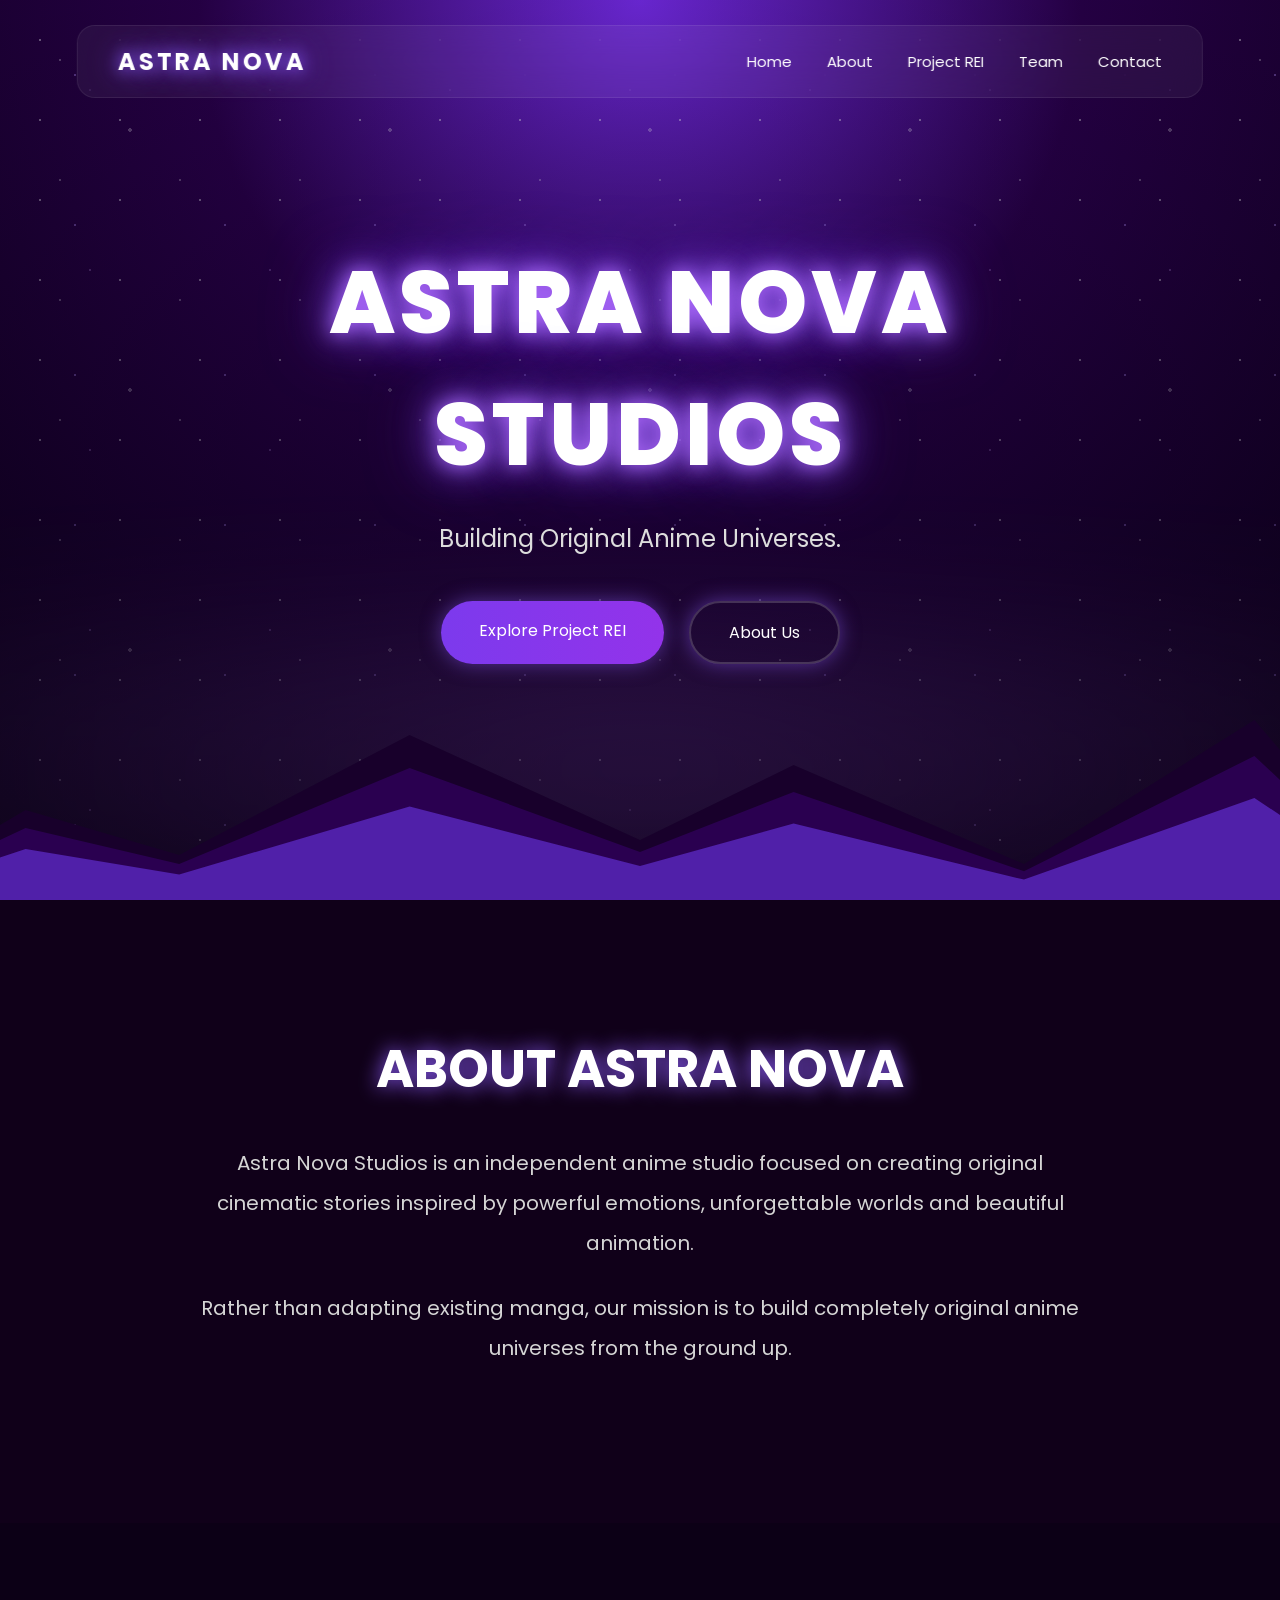
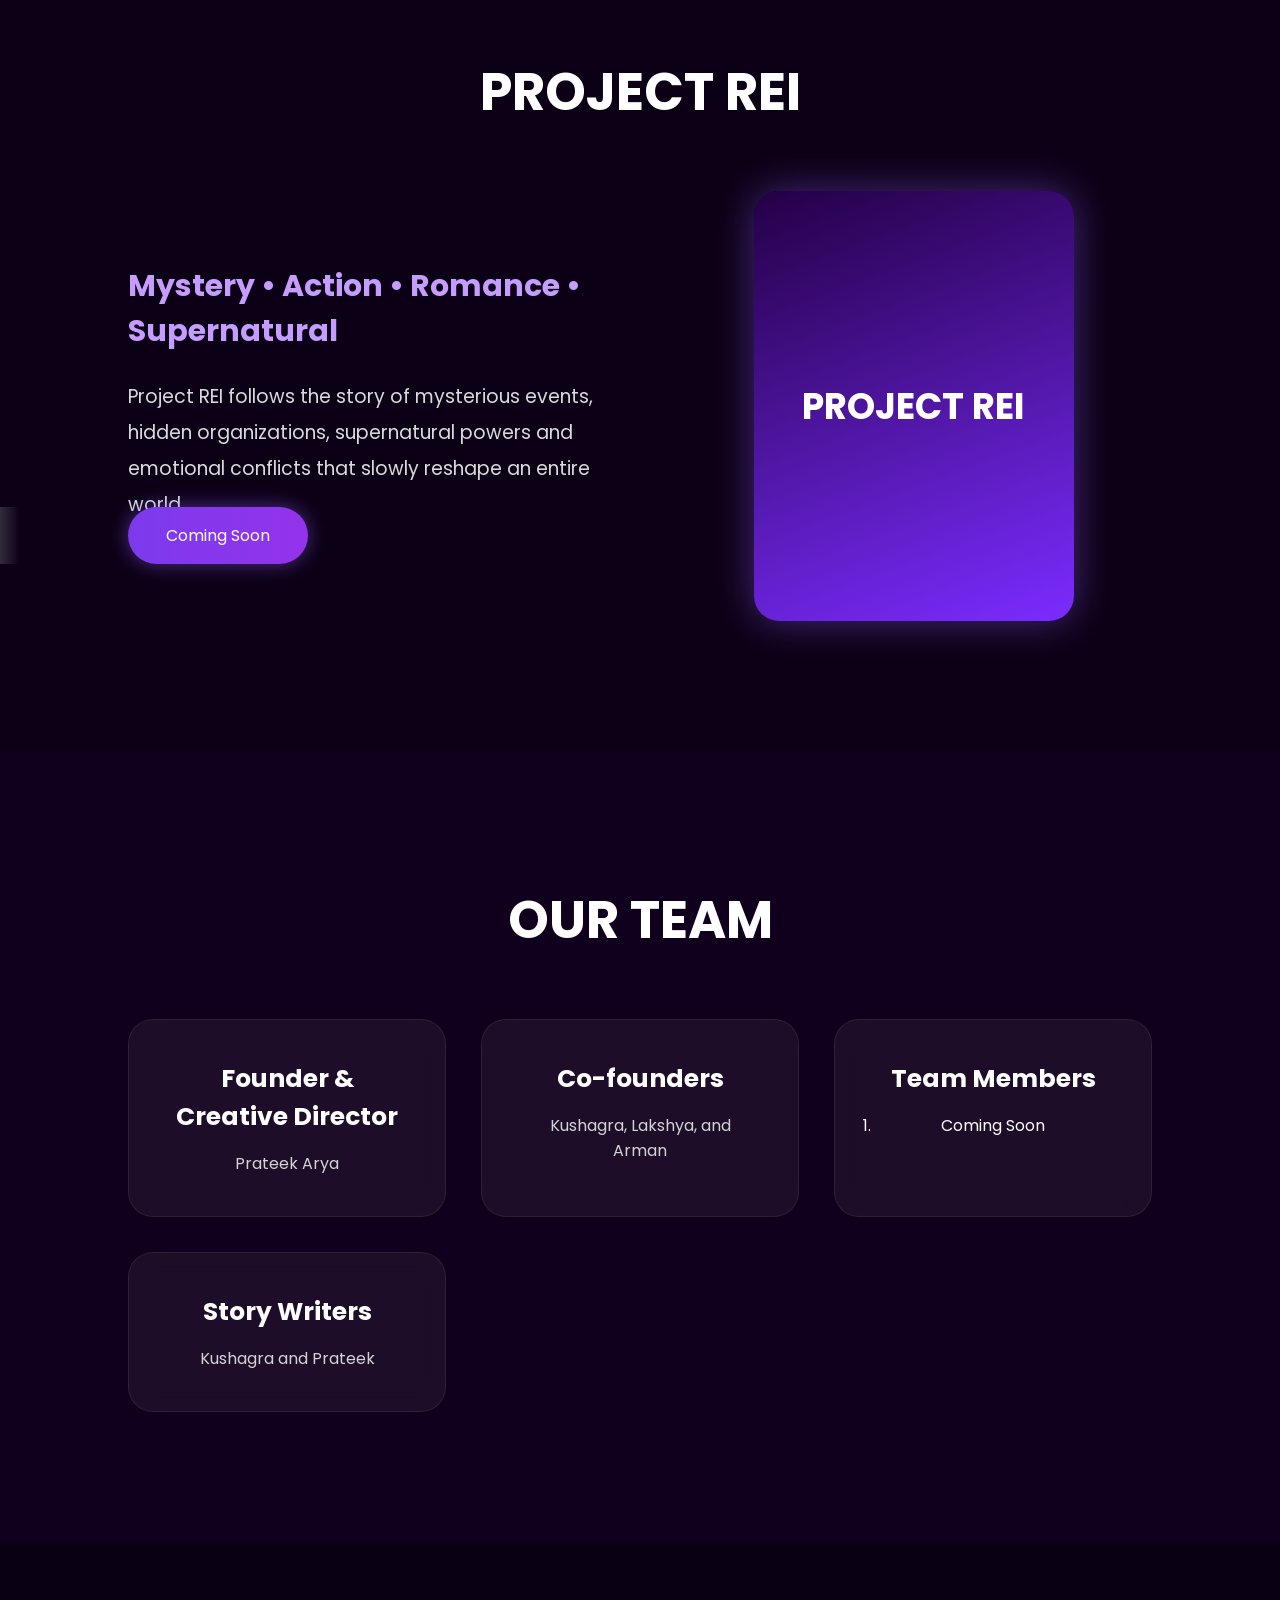
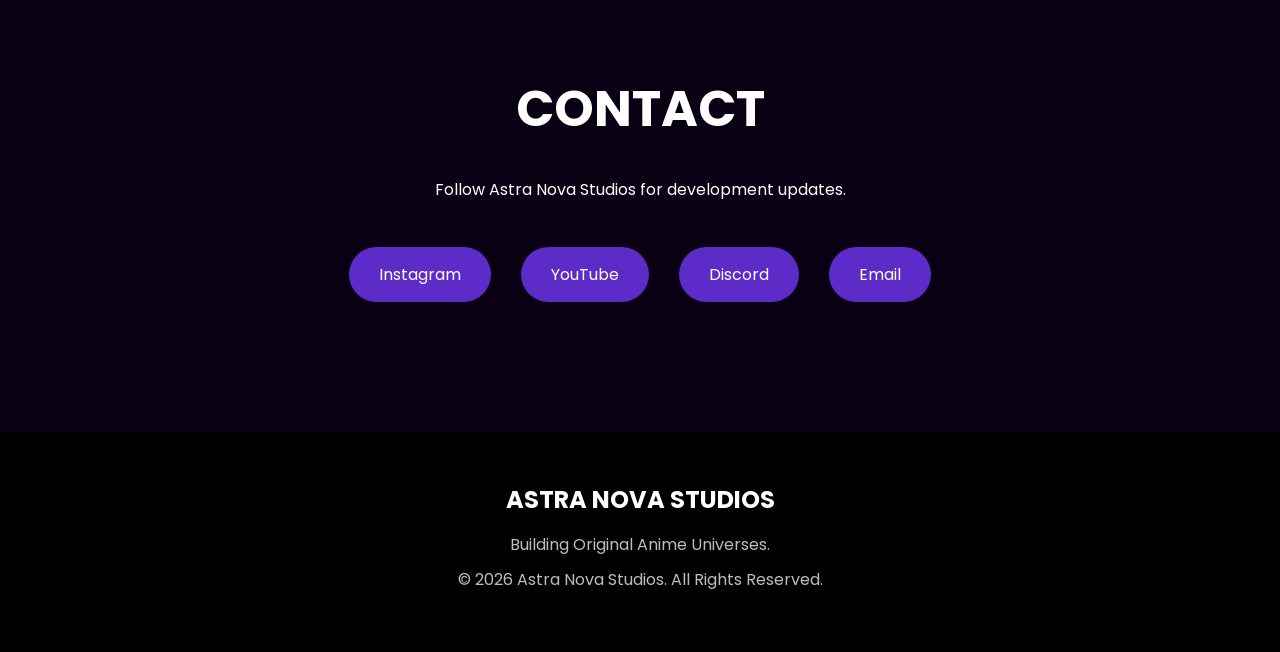
<file: index.html>
<!DOCTYPE html>
<html lang="en">

<head>

    <meta charset="UTF-8">

    <meta name="viewport" content="width=device-width, initial-scale=1.0">

    <title>Astra Nova Studios</title>

    <meta
        name="description"
        content="Astra Nova Studios is an independent anime studio building original anime universes, including Project REI."
    >

    <meta
        name="keywords"
        content="Astra Nova Studios, Anime Studio, Original Anime, Project REI, Mystery Anime, Supernatural Anime, Romance Anime, Indie Anime Studio"
    >

    <meta name="author" content="Prateek Arya">

    <meta name="robots" content="index, follow">

    <meta name="theme-color" content="#6C2BD9">

    <!-- Canonical URL -->
    <link
        rel="canonical"
        href="https://astranovastudiox-bit.github.io/Astra-Nova-Studios/"
    >

    <!-- ================= OPEN GRAPH ================= -->

    <meta property="og:title" content="Astra Nova Studios">

    <meta
        property="og:description"
        content="Building Original Anime Universes."
    >

    <meta property="og:type" content="website">

    <meta
        property="og:url"
        content="https://astranovastudiox-bit.github.io/Astra-Nova-Studios/"
    >

    <meta
        property="og:site_name"
        content="Astra Nova Studios"
    >

    <meta
        property="og:image"
        content="https://astranovastudiox-bit.github.io/Astra-Nova-Studios/favicon.png"
    >

    <!-- ================= TWITTER / X ================= -->

    <meta
        name="twitter:card"
        content="summary_large_image"
    >

    <meta
        name="twitter:title"
        content="Astra Nova Studios"
    >

    <meta
        name="twitter:description"
        content="Building Original Anime Universes."
    >

    <meta
        name="twitter:image"
        content="https://astranovastudiox-bit.github.io/Astra-Nova-Studios/favicon.png"
    >

    <!-- ================= FAVICON ================= -->

    <link
        rel="icon"
        type="image/png"
        href="favicon.png"
    >

    <!-- ================= GOOGLE SITE NAME ================= -->

    <script type="application/ld+json">
    {
        "@context": "https://schema.org",
        "@type": "WebSite",
        "name": "Astra Nova Studios",
        "alternateName": "Astra Nova",
        "url": "https://astranovastudiox-bit.github.io/Astra-Nova-Studios/"
    }
    </script>

    <!-- ================= ORGANIZATION ================= -->

    <script type="application/ld+json">
    {
        "@context": "https://schema.org",
        "@type": "Organization",
        "name": "Astra Nova Studios",
        "url": "https://astranovastudiox-bit.github.io/Astra-Nova-Studios/",
        "logo": "https://astranovastudiox-bit.github.io/Astra-Nova-Studios/favicon.png",
        "description": "Astra Nova Studios is an independent anime studio focused on creating original cinematic stories and anime universes."
    }
    </script>

    <!-- ================= FONTS ================= -->

    <link
        rel="preconnect"
        href="https://fonts.googleapis.com"
    >

    <link
        rel="preconnect"
        href="https://fonts.gstatic.com"
        crossorigin
    >

    <link
        href="https://fonts.googleapis.com/css2?family=Poppins:wght@300;400;500;600;700;800&display=swap"
        rel="stylesheet"
    >

    <!-- ================= CSS ================= -->

    <link
        rel="stylesheet"
        href="style.css"
    >

</head>


<body>

    <!-- ================= NAVBAR ================= -->

    <header>

        <div class="logo">
            ASTRA NOVA
        </div>

        <nav>

            <a href="#home">
                Home
            </a>

            <a href="#about">
                About
            </a>

            <a href="#project">
                Project REI
            </a>

            <a href="#team">
                Team
            </a>

            <a href="#contact">
                Contact
            </a>

        </nav>

    </header>


    <!-- ================= HERO ================= -->

    <section
        class="hero"
        id="home"
    >

        <div class="stars"></div>

        <div class="fog"></div>

        <div class="overlay"></div>


        <div class="hero-content">

            <h1>
                ASTRA NOVA STUDIOS
            </h1>

            <p>
                Building Original Anime Universes.
            </p>


            <div class="hero-buttons">

                <a
                    href="#project"
                    class="btn"
                >
                    Explore Project REI
                </a>

                <a
                    href="#about"
                    class="btn secondary"
                >
                    About Us
                </a>

            </div>

        </div>


        <div class="mountains">

            <div class="mountain layer1"></div>

            <div class="mountain layer2"></div>

            <div class="mountain layer3"></div>

        </div>

    </section>


    <!-- ================= ABOUT ================= -->

    <section
        class="about"
        id="about"
    >

        <div class="container">

            <h2>
                ABOUT ASTRA NOVA
            </h2>


            <p>
                Astra Nova Studios is an independent anime studio focused on creating original cinematic stories inspired by powerful emotions, unforgettable worlds and beautiful animation.
            </p>


            <p>
                Rather than adapting existing manga, our mission is to build completely original anime universes from the ground up.
            </p>

        </div>

    </section>


    <!-- ================= PROJECT ================= -->

    <section
        class="project"
        id="project"
    >

        <div class="container">

            <h2>
                PROJECT REI
            </h2>


            <div class="project-card">


                <div class="project-left">

                    <h3>
                        Mystery • Action • Romance • Supernatural
                    </h3>


                    <p>
                        Project REI follows the story of mysterious events, hidden organizations, supernatural powers and emotional conflicts that slowly reshape an entire world.
                    </p>


                    <a
                        href="#"
                        class="btn"
                    >
                        Coming Soon
                    </a>

                </div>


                <div class="project-right">

                    <div class="poster">
                        PROJECT REI
                    </div>

                </div>


            </div>

        </div>

    </section>


    <!-- ================= TEAM ================= -->

    <section
        class="team"
        id="team"
    >

        <div class="container">

            <h2>
                OUR TEAM
            </h2>


            <div class="team-grid">


                <div class="team-card">

                    <h3>
                        Founder &amp; Creative Director
                    </h3>

                    <p>
                        Prateek Arya
                    </p>

                </div>


                <div class="team-card">

                    <h3>
                        Co-founders
                    </h3>

                    <p>
                        Kushagra, Lakshya, and Arman
                    </p>

                </div>


                <div class="team-card">

                    <h3>
                        Team Members
                    </h3>

                    <ol class="team-list">

                        <li>
                            Coming Soon
                        </li>

                    </ol>

                </div>


                <div class="team-card">

                    <h3>
                        Story Writers
                    </h3>

                    <p>
                        Kushagra and Prateek
                    </p>

                </div>


            </div>

        </div>

    </section>


    <!-- ================= CONTACT ================= -->

    <section
        class="contact"
        id="contact"
    >

        <div class="container">

            <h2>
                CONTACT
            </h2>


            <p>
                Follow Astra Nova Studios for development updates.
            </p>


            <div class="socials">


                <a
                    href="https://instagram.com/astranova.studiox"
                    target="_blank"
                    rel="noopener noreferrer"
                >
                    Instagram
                </a>


                <a
                    href="https://www.youtube.com/channel/UC3a_Qub91dPIIhPHrCw7Vzg"
                    target="_blank"
                    rel="noopener noreferrer"
                >
                    YouTube
                </a>


                <a href="#">
                    Discord
                </a>


                <a href="mailto:astranovastudiox@gmail.com">
                    Email
                </a>


            </div>

        </div>

    </section>


    <!-- ================= FOOTER ================= -->

    <footer>

        <div class="footer-content">

            <h2>
                ASTRA NOVA STUDIOS
            </h2>


            <p>
                Building Original Anime Universes.
            </p>


            <p>
                © 2026 Astra Nova Studios. All Rights Reserved.
            </p>

        </div>

    </footer>


    <!-- ================= JAVASCRIPT ================= -->

    <script src="script.js"></script>

</body>

</html>
</file>
<file: style.css>
/* ===========================
   RESET
=========================== */

*{
    margin:0;
    padding:0;
    box-sizing:border-box;
}

html{
    scroll-behavior:smooth;
}

body{

    font-family:'Poppins',sans-serif;

    background:#070012;

    color:white;

    overflow-x:hidden;

}

/* ===========================
   NAVBAR
=========================== */

header{

    position:fixed;

    top:25px;

    left:50%;

    transform:translateX(-50%);

    width:88%;

    padding:18px 40px;

    display:flex;

    justify-content:space-between;

    align-items:center;

    border-radius:18px;

    background:rgba(255,255,255,.05);

    backdrop-filter:blur(16px);

    border:1px solid rgba(255,255,255,.08);

    z-index:999;

    transition:.4s;

}

.logo{

    font-size:24px;

    font-weight:700;

    letter-spacing:3px;

    color:white;

    text-shadow:
    0 0 15px #8b5cf6,
    0 0 30px #8b5cf6;

}

nav{

    display:flex;

    gap:35px;

}

nav a{

    text-decoration:none;

    color:white;

    font-size:15px;

    transition:.35s;

}

nav a:hover{

    color:#bb86fc;

    text-shadow:0 0 15px #9f5fff;

}

/* ===========================
   HERO
=========================== */

.hero{

    position:relative;

    width:100%;

    height:100vh;

    display:flex;

    justify-content:center;

    align-items:center;

    overflow:hidden;

    background:
    radial-gradient(circle at top,
    #6d28d9 0%,
    #260046 40%,
    #090014 100%);

}

.hero-content{

    position:relative;

    z-index:20;

    text-align:center;

}

.hero-content h1{

    font-size:88px;

    font-weight:800;

    letter-spacing:4px;

    text-shadow:

    0 0 20px #b06cff,

    0 0 40px #8b5cf6,

    0 0 70px #5b21b6;

}

.hero-content p{

    margin-top:20px;

    font-size:24px;

    color:#ddd;

}

.hero-buttons{

    margin-top:45px;

    display:flex;

    justify-content:center;

    gap:25px;

}

/* ===========================
   BUTTONS
=========================== */

.btn{

    text-decoration:none;

    color:white;

    padding:17px 38px;

    border-radius:50px;

    background:

    linear-gradient(90deg,#7c3aed,#9333ea);

    transition:.35s;

    box-shadow:

    0 0 20px rgba(139,92,246,.5);

}

.btn:hover{

    transform:translateY(-6px);

    box-shadow:

    0 0 40px #8b5cf6;

}

.secondary{

    background:transparent;

    border:2px solid rgba(255,255,255,.18);

}

/* ===========================
   SKY
=========================== */

.stars{

    position:absolute;

    width:100%;

    height:100%;

    background-image:

    radial-gradient(white 1px,transparent 1px),

    radial-gradient(#b794ff 1px,transparent 1px);

    background-size:

    80px 80px,

    150px 150px;

    opacity:.35;

    animation:starsMove 120s linear infinite;

}

.overlay{

    position:absolute;

    inset:0;

    background:

    linear-gradient(

    rgba(0,0,0,.05),

    rgba(9,0,20,.55)

    );

}

@keyframes starsMove{

    from{

        transform:translateY(0);

    }

    to{

        transform:translateY(350px);

    }

}/* ===========================
   MOUNTAINS
=========================== */

.mountains{

    position:absolute;

    bottom:0;

    width:100%;

    height:320px;

    overflow:hidden;

    z-index:5;

}

.mountain{

    position:absolute;

    bottom:0;

    width:120%;

    left:-10%;

    clip-path:polygon(
    0% 100%,
    10% 70%,
    20% 85%,
    35% 45%,
    50% 80%,
    60% 55%,
    75% 88%,
    90% 40%,
    100% 100%
    );

}

.layer1{

    height:300px;

    background:#18002b;

}

.layer2{

    height:240px;

    background:#2d0055;

    opacity:.9;

}

.layer3{

    height:170px;

    background:#5d2bc7;

    opacity:.75;

}

/* ===========================
   FOG
=========================== */

.fog{

    position:absolute;

    bottom:0;

    width:220%;

    height:260px;

    left:-60%;

    background:

    radial-gradient(circle,
    rgba(190,120,255,.25),
    transparent 70%);

    filter:blur(70px);

    animation:fogMove 28s linear infinite;

}

@keyframes fogMove{

    from{

        transform:translateX(0);

    }

    to{

        transform:translateX(250px);

    }

}

/* ===========================
   COMMON SECTION
=========================== */

section{

    position:relative;

    padding:130px 10%;

}

.container{

    width:100%;

    max-width:1200px;

    margin:auto;

}

/* ===========================
   ABOUT
=========================== */

.about{

    background:#100019;

    text-align:center;

}

.about h2{

    font-size:52px;

    margin-bottom:35px;

    text-shadow:

    0 0 20px #8b5cf6;

}

.about p{

    font-size:20px;

    line-height:2;

    color:#d5d5d5;

    max-width:900px;

    margin:25px auto;

}

/* ===========================
   PROJECT
=========================== */

.project{

    background:#0c0016;

}

.project h2{

    text-align:center;

    font-size:52px;

    margin-bottom:60px;

}

.project-card{

    display:flex;

    justify-content:space-between;

    align-items:center;

    gap:70px;

    flex-wrap:wrap;

}

.project-left{

    flex:1;

}

.project-left h3{

    font-size:30px;

    margin-bottom:25px;

    color:#c49dff;

}

.project-left p{

    font-size:19px;

    line-height:1.9;

    color:#d9d9d9;

}

.project-right{

    flex:1;

    display:flex;

    justify-content:center;

}

.poster{

    width:320px;

    height:430px;

    border-radius:25px;

    display:flex;

    justify-content:center;

    align-items:center;

    font-size:36px;

    font-weight:700;

    background:

    linear-gradient(160deg,
    #240046,
    #7b2cff);

    box-shadow:

    0 0 40px rgba(139,92,246,.45);

}

/* ===========================
   TEAM
=========================== */

.team{

    background:#11001d;

}

.team h2{

    text-align:center;

    font-size:52px;

    margin-bottom:60px;

}

.team-grid{

    display:grid;

    grid-template-columns:
    repeat(auto-fit,minmax(240px,1fr));

    gap:35px;

}

.team-card{

    padding:40px;

    border-radius:25px;

    text-align:center;

    background:rgba(255,255,255,.05);

    backdrop-filter:blur(15px);

    border:1px solid rgba(255,255,255,.08);

    transition:.35s;

}

.team-card:hover{

    transform:translateY(-12px);

    box-shadow:

    0 0 35px rgba(139,92,246,.45);

}

.team-card h3{

    margin-bottom:15px;

    font-size:25px;

}

.team-card p{

    color:#d4d4d4;

}

/* ===========================
   CONTACT
=========================== */

.contact{

    background:#090014;

    text-align:center;

}

.contact h2{

    font-size:50px;

    margin-bottom:30px;

}

.socials{

    display:flex;

    justify-content:center;

    gap:30px;

    flex-wrap:wrap;

    margin-top:45px;

}

.socials a{

    color:white;

    text-decoration:none;

    padding:15px 30px;

    border-radius:50px;

    background:#5d2bc7;

    transition:.35s;

}

.socials a:hover{

    transform:translateY(-5px);

    background:#7b2cff;

}

/* ===========================
   FOOTER
=========================== */

footer{

    text-align:center;

    padding:50px;

    background:black;

}

.footer-content h2{

    margin-bottom:15px;

}

.footer-content p{

    color:#bdbdbd;

    margin:10px 0;

}/* ===========================
   SCROLL REVEAL
=========================== */

section{

opacity:0;

transform:translateY(80px);

transition:1s ease;

}

section.show{

opacity:1;

transform:translateY(0);

}

/* ===========================
   SHOOTING STAR
=========================== */

.hero::before{

content:"";

position:absolute;

top:-150px;

left:-200px;

width:350px;

height:2px;

background:linear-gradient(to right,
white,
transparent);

transform:rotate(-35deg);

box-shadow:
0 0 25px white,
0 0 50px #b56cff;

animation:shootingStar 7s linear infinite;

opacity:.8;

}

@keyframes shootingStar{

0%{

transform:
translate(-200px,-200px)
rotate(-35deg);

opacity:0;

}

10%{

opacity:1;

}

100%{

transform:
translate(1900px,900px)
rotate(-35deg);

opacity:0;

}

}

/* ===========================
   TWINKLING STARS
=========================== */

.stars::after{

content:"";

position:absolute;

inset:0;

background-image:

radial-gradient(white 1.3px,transparent 1.3px),

radial-gradient(#d6a7ff 1px,transparent 1px),

radial-gradient(#ffffff 2px,transparent 2px);

background-size:

120px 120px,

180px 180px,

260px 260px;

animation:twinkle 4s ease-in-out infinite alternate;

opacity:.7;

}

@keyframes twinkle{

from{

opacity:.25;

}

to{

opacity:.9;

}

}

/* ===========================
   HERO FLOAT
=========================== */

.hero-content{

animation:heroFloat 4s ease-in-out infinite;

}

@keyframes heroFloat{

0%{

transform:translateY(0px);

}

50%{

transform:translateY(-10px);

}

100%{

transform:translateY(0px);

}

}

/* ===========================
   BUTTON GLOW
=========================== */

.btn{

position:relative;

overflow:hidden;

}

.btn::before{

content:"";

position:absolute;

top:0;

left:-120%;

width:60%;

height:100%;

background:

linear-gradient(

90deg,

transparent,

rgba(255,255,255,.45),

transparent

);

transition:.8s;

}

.btn:hover::before{

left:160%;

}

/* ===========================
   HEADER SCROLL
=========================== */

header.active{

background:

rgba(10,0,25,.85);

backdrop-filter:

blur(20px);

box-shadow:

0 0 35px rgba(139,92,246,.45);

}

/* ===========================
   CUSTOM SCROLLBAR
=========================== */

::-webkit-scrollbar{

width:10px;

}

::-webkit-scrollbar-track{

background:#0a0015;

}

::-webkit-scrollbar-thumb{

background:#7c3aed;

border-radius:20px;

}

::-webkit-scrollbar-thumb:hover{

background:#9f67ff;

}

/* ===========================
   MOBILE
=========================== */

@media(max-width:900px){

header{

width:95%;

padding:15px 20px;

}

nav{

gap:15px;

flex-wrap:wrap;

justify-content:center;

}

.hero-content h1{

font-size:48px;

}

.hero-content p{

font-size:18px;

}

.hero-buttons{

flex-direction:column;

align-items:center;

}

.project-card{

flex-direction:column;

}

.poster{

width:260px;

height:360px;

}

.team h2,
.about h2,
.project h2,
.contact h2{

font-size:38px;

}

.about p,
.project-left p{

font-size:17px;

line-height:1.8;

}

}

/* ===========================
   END
=========================== */
</file>
